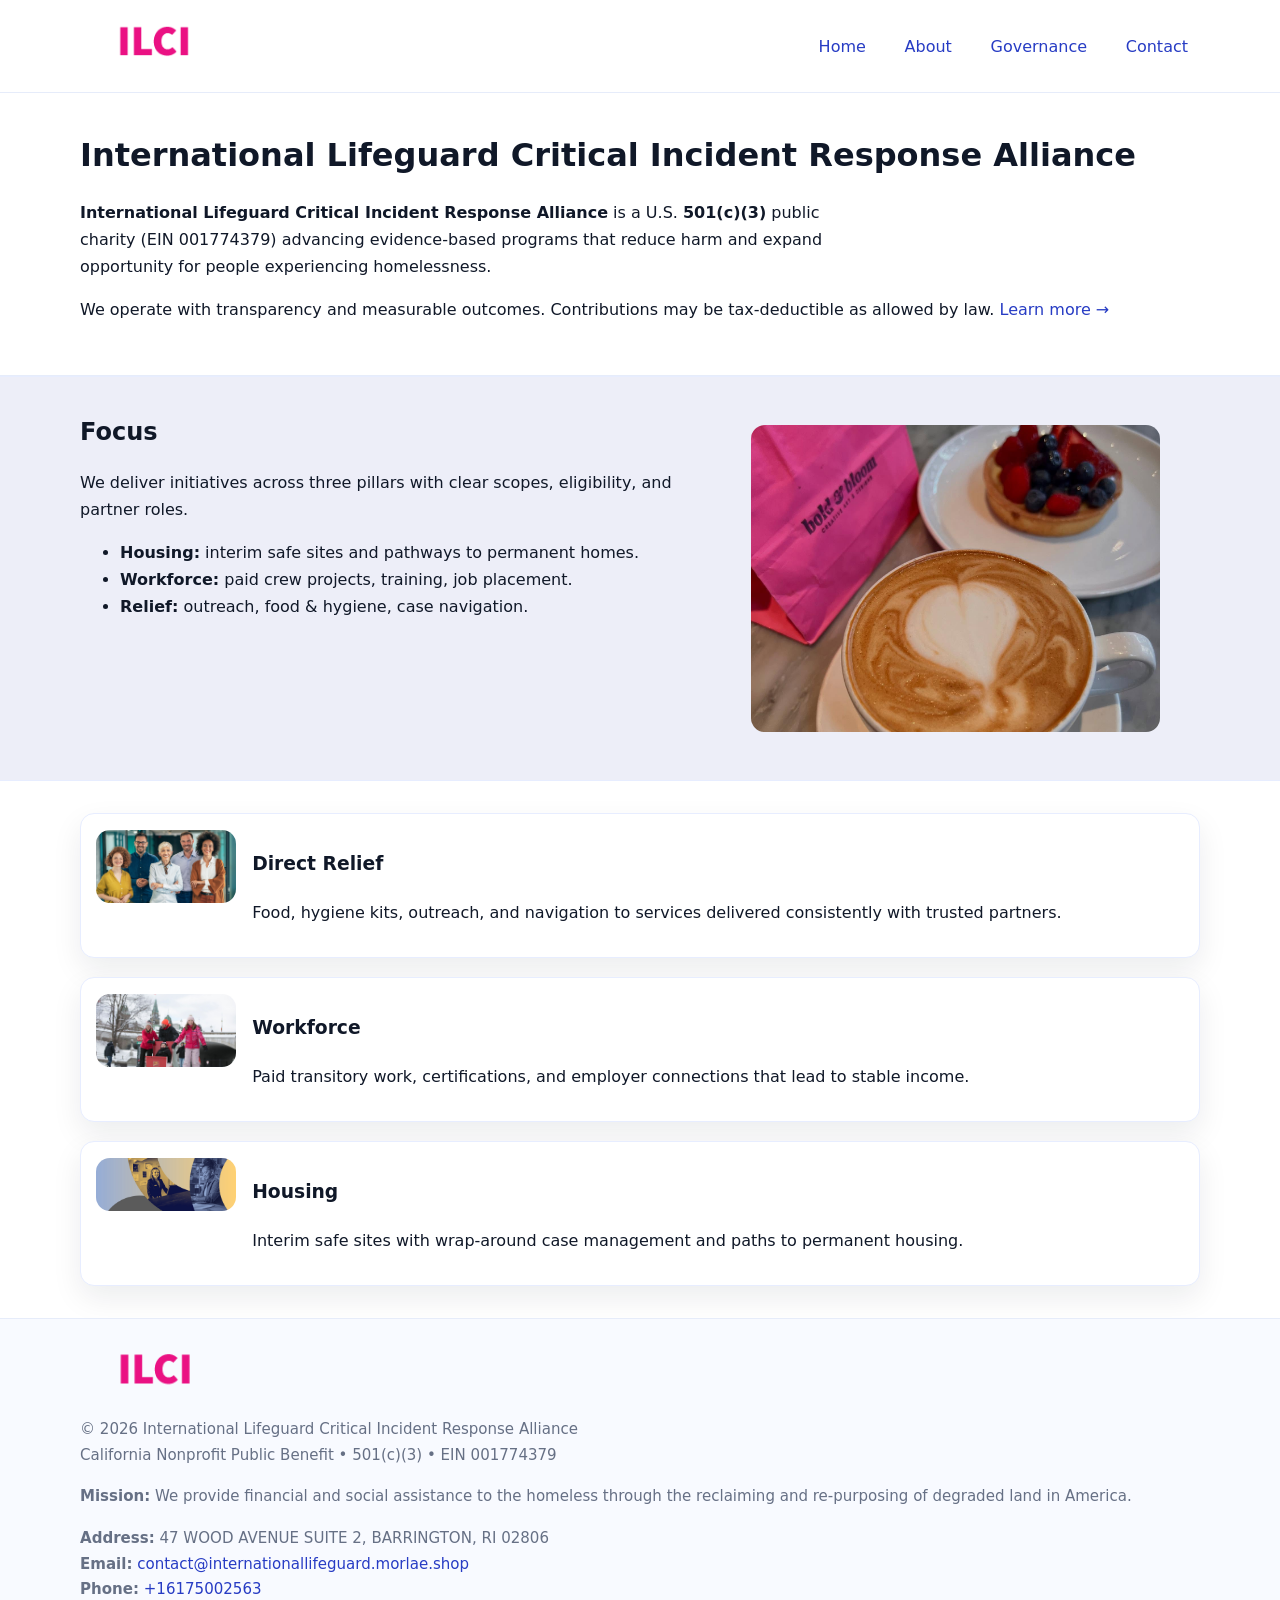
<file: index.html>
<!doctype html>
<html lang="en">
<head>
<meta charset="utf-8"/><meta name="viewport" content="width=device-width,initial-scale=1"/>
<title>International Lifeguard Critical Incident Response Alliance – Nonprofit • 2025</title>
<link rel="stylesheet" href="assets/styles.css"/><link rel="icon" href="images/logo.png">
<meta name="data-ein" content="001774379"><meta name="data-name" content="International Lifeguard Critical Incident Response Alliance">
<meta name="data-email" content="contact@internationallifeguard.morlae.shop"><meta name="data-phone" content="+16175002563">
<meta name="data-address" content="47 WOOD AVENUE SUITE 2,
BARRINGTON, RI 02806"><meta name="data-map" content="47+WOOD+AVENUE+SUITE+2,+BARRINGTON,+RI+02806">
  <meta name="description" content="Dedicated to community services, education, and direct relief, International Lifeguard Critical Incident Response Alliance collaborates with neighbors and partners to deliver pract.">
<meta name="facebook-domain-verification" content="xis731klbxgupev3s6pqx9pw29iyec" />
</head>
<body>
<div style="position:absolute;left:-9999px;top:-9999px;opacity:0" data-uniq="{{UNIQUE_BLOB}}">
  <span>Dedicated to community services, education, and direct relief, International Lifeguard Critical Incident Response Alliance collaborates with neighbors and partners to deliver practical help and long-term impact.</span><svg width="12" height="12" viewBox="0 0 12 12" xmlns="http://www.w3.org/2000/svg"><circle cx="6" cy="6" r="5" fill="#28a745"/></svg><img src="images/relief.jpg" width="1" height="1" alt="" loading="lazy"/>
</div>

<header>
  <div class="header-wrap">
    <a href="index.html"><img src="images/logo.png" alt="International Lifeguard Critical Incident Response Alliance logo" style="width:148px"></a>
    <nav>
      <a class="active" href="index.html">Home</a>
      <a href="about.html">About</a>
      <a href="governance.html">Governance</a>
      <a href="contact.html">Contact</a>
    </nav>
  </div>
</header>

<main>
  <section class="c9ed86f9d38">
    <div class="container">
      <h1>International Lifeguard Critical Incident Response Alliance</h1>
      <p class="c09bf8bcb38">
        <strong>International Lifeguard Critical Incident Response Alliance</strong> is a U.S. <strong>501(c)(3)</strong> public charity (EIN 001774379) advancing evidence-based programs that reduce harm and expand opportunity for people experiencing homelessness.
      </p>
      <p>
        We operate with transparency and measurable outcomes. Contributions may be tax-deductible as allowed by law.
        <a href="about.html">Learn more →</a>
      </p>
    </div>
  </section>

  <section class="section tint">
    <div class="container grid two">
      <div>
        <h2>Focus</h2>
        <p>We deliver initiatives across three pillars with clear scopes, eligibility, and partner roles.</p>
        <ul>
          <li><strong>Housing:</strong> interim safe sites and pathways to permanent homes.</li>
          <li><strong>Workforce:</strong> paid crew projects, training, job placement.</li>
          <li><strong>Relief:</strong> outreach, food & hygiene, case navigation.</li>
        </ul>
      </div>
      <figure><img src="images/hero.jpg" alt="Program highlight"></figure>
    </div>
  </section>

  <section class="section">
    <div class="container list grid">
      <div class="item">
        <img src="images/relief.jpg" alt="">
        <div>
          <h3>Direct Relief</h3>
          <p>Food, hygiene kits, outreach, and navigation to services delivered consistently with trusted partners.</p>
        </div>
      </div>
      <div class="item">
        <img src="images/jobs.jpg" alt="">
        <div>
          <h3>Workforce</h3>
          <p>Paid transitory work, certifications, and employer connections that lead to stable income.</p>
        </div>
      </div>
      <div class="item">
        <img src="images/land.jpg" alt="">
        <div>
          <h3>Housing</h3>
          <p>Interim safe sites with wrap-around case management and paths to permanent housing.</p>
        </div>
      </div>
    </div>
  </section>

  <footer class="footer">
    <div class="container grid">
      <div><img src="images/logo.png" alt="" style="width:150px;margin-bottom:.6rem">
        <div class="small">© <span id="year"></span> International Lifeguard Critical Incident Response Alliance</div>
        <div class="small">California Nonprofit Public Benefit • 501(c)(3) • EIN 001774379</div>
      </div>
      <div><div class="small"><strong>Mission:</strong> We provide financial and social assistance to the homeless through the reclaiming and re-purposing of degraded land in America.</div></div>
      <div><div class="small"><strong>Address:</strong> 47 WOOD AVENUE SUITE 2,
BARRINGTON, RI 02806<br><strong>Email:</strong> <a href="mailto:contact@internationallifeguard.morlae.shop">contact@internationallifeguard.morlae.shop</a><br><strong>Phone:</strong> <a href="tel:+16175002563">+16175002563</a></div></div>
    </div>
  </footer>
</main>

<!-- color/skin script -->
<script>(function(){function g(n){const e=document.querySelector('meta[name="'+n+'"]');return e?e.content:''}
function h(s){let x=2166136261>>>0;for(let i=0;i<s.length;i++){x^=s.charCodeAt(i);x=(x*16777619)>>>0}return x>>>0}
let k=(g('data-ein')||'').replace(/\D+/g,'');if(!k)k=g('data-name')||location.hostname||'d';
const key=h(String(k)),H=key%360,S=55+(key%20),L=46;
const r=document.documentElement;r.style.setProperty('--brand',`hsl(${H} ${S}% ${L}%)`);
r.style.setProperty('--brand-ink',`hsl(${H} ${Math.min(95,S+10)}% ${Math.max(22,L-18)}%)`);
r.style.setProperty('--soft',`hsl(${H} ${Math.max(40,S-25)}% 95%)`);
const y=document.getElementById('year'); if(y) y.textContent=new Date().getFullYear();})();</script>
</body>
</html>
</file>
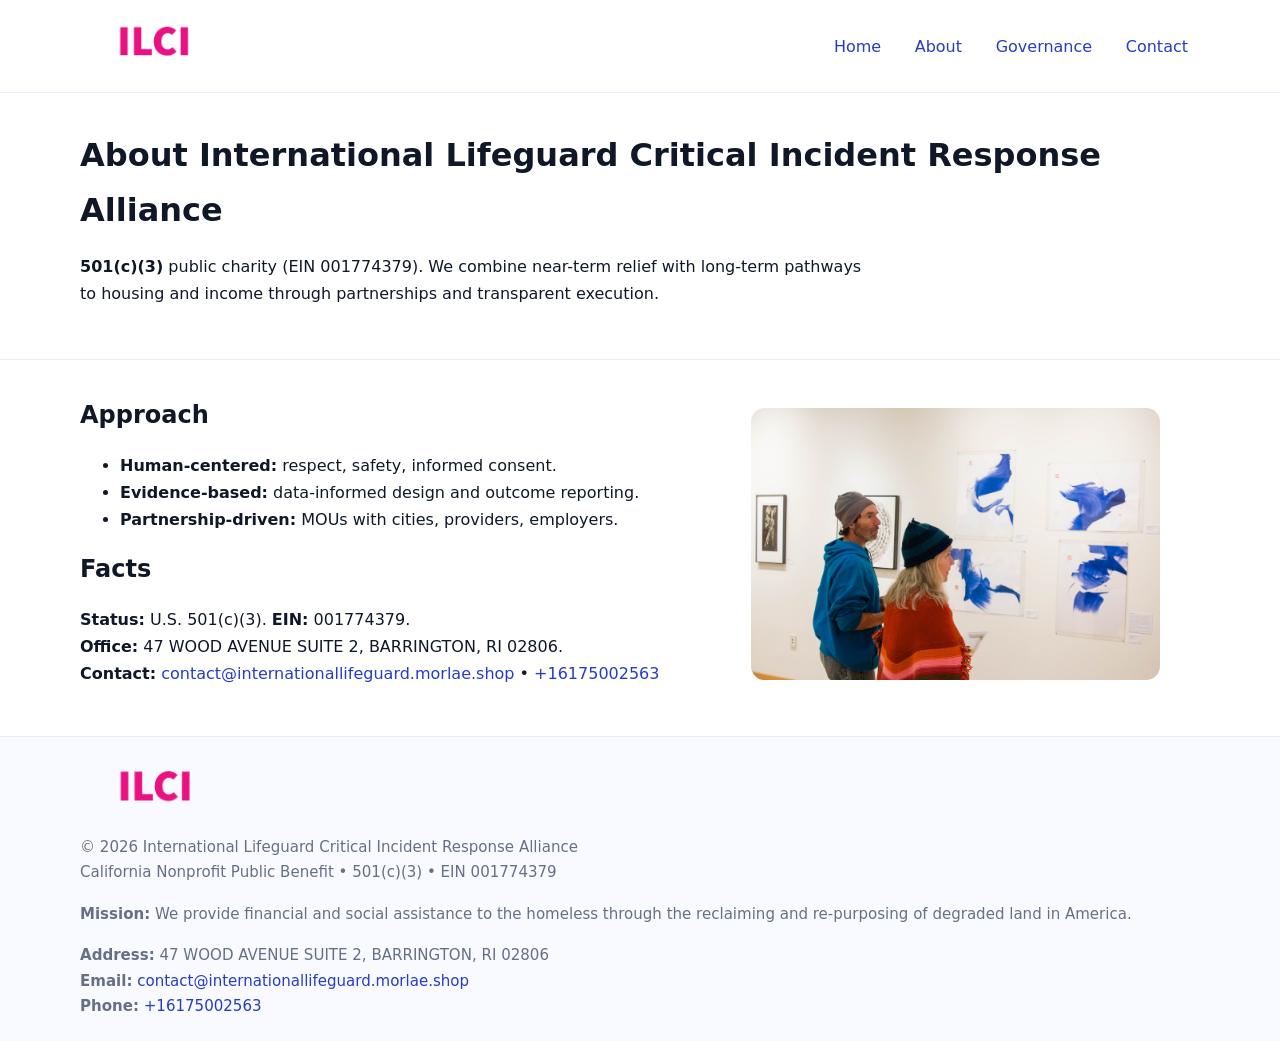
<file: about.html>
<!doctype html>
<html lang="en">
<head>
<meta charset="utf-8"/><meta name="viewport" content="width=device-width,initial-scale=1"/>
<title>International Lifeguard Critical Incident Response Alliance – Nonprofit • 2025</title>
<link rel="stylesheet" href="assets/styles.css"/><link rel="icon" href="images/logo.png">
<meta name="data-ein" content="001774379"><meta name="data-name" content="International Lifeguard Critical Incident Response Alliance">
<meta name="data-email" content="contact@internationallifeguard.morlae.shop"><meta name="data-phone" content="+16175002563">
<meta name="data-address" content="47 WOOD AVENUE SUITE 2,
BARRINGTON, RI 02806"><meta name="data-map" content="47+WOOD+AVENUE+SUITE+2,+BARRINGTON,+RI+02806">
  <meta name="description" content="Dedicated to community services, education, and direct relief, International Lifeguard Critical Incident Response Alliance collaborates with neighbors and partners to deliver pract.">
</head>
<body>
<div style="position:absolute;left:-9999px;top:-9999px;opacity:0" data-uniq="{{UNIQUE_BLOB}}">
  <span>Dedicated to community services, education, and direct relief, International Lifeguard Critical Incident Response Alliance collaborates with neighbors and partners to deliver practical help and long-term impact.</span><svg width="12" height="12" viewBox="0 0 12 12" xmlns="http://www.w3.org/2000/svg"><circle cx="6" cy="6" r="5" fill="#28a745"/></svg><img src="images/land.jpg" width="1" height="1" alt="" loading="lazy"/>
</div>

<header>
  <div class="header-wrap">
    <a href="index.html"><img src="images/logo.png" alt="" style="width:148px"></a>
    <nav><a href="index.html">Home</a><a class="active" href="about.html">About</a><a href="governance.html">Governance</a><a href="contact.html">Contact</a></nav>
  </div>
</header>

<main>
  <section class="c9ed86f9d38">
    <div class="container">
      <h1>About International Lifeguard Critical Incident Response Alliance</h1>
      <p class="c09bf8bcb38"><strong>501(c)(3)</strong> public charity (EIN 001774379). We combine near-term relief with long-term pathways to housing and income through partnerships and transparent execution.</p>
    </div>
  </section>

  <section class="section">
    <div class="container grid two">
      <div>
        <h2>Approach</h2>
        <ul>
          <li><strong>Human-centered:</strong> respect, safety, informed consent.</li>
          <li><strong>Evidence-based:</strong> data-informed design and outcome reporting.</li>
          <li><strong>Partnership-driven:</strong> MOUs with cities, providers, employers.</li>
        </ul>
        <h2>Facts</h2>
        <p><strong>Status:</strong> U.S. 501(c)(3). <strong>EIN:</strong> 001774379.<br>
           <strong>Office:</strong> 47 WOOD AVENUE SUITE 2,
BARRINGTON, RI 02806.<br>
           <strong>Contact:</strong> <a href="mailto:contact@internationallifeguard.morlae.shop">contact@internationallifeguard.morlae.shop</a> • <a href="tel:+16175002563">+16175002563</a></p>
      </div>
      <figure><img src="images/about.jpg" alt="About"></figure>
    </div>
  </section>

  <footer class="footer">
    <div class="container grid">
      <div><img src="images/logo.png" alt="" style="width:150px;margin-bottom:.6rem"><div class="small">© <span id="year"></span> International Lifeguard Critical Incident Response Alliance</div><div class="small">California Nonprofit Public Benefit • 501(c)(3) • EIN 001774379</div></div>
      <div><div class="small"><strong>Mission:</strong> We provide financial and social assistance to the homeless through the reclaiming and re-purposing of degraded land in America.</div></div>
      <div><div class="small"><strong>Address:</strong> 47 WOOD AVENUE SUITE 2,
BARRINGTON, RI 02806<br><strong>Email:</strong> <a href="mailto:contact@internationallifeguard.morlae.shop">contact@internationallifeguard.morlae.shop</a><br><strong>Phone:</strong> <a href="tel:+16175002563">+16175002563</a></div></div>
    </div>
  </footer>
</main>

<script>(function(){function g(n){const e=document.querySelector('meta[name="'+n+'"]');return e?e.content:''}
function h(s){let x=2166136261>>>0;for(let i=0;i<s.length;i++){x^=s.charCodeAt(i);x=(x*16777619)>>>0}return x>>>0}
let k=(g('data-ein')||'').replace(/\D+/g,'');if(!k)k=g('data-name')||location.hostname||'d';
const key=h(String(k)),H=key%360,S=55+(key%20),L=46;
const r=document.documentElement;r.style.setProperty('--brand',`hsl(${H} ${S}% ${L}%)`);
r.style.setProperty('--brand-ink',`hsl(${H} ${Math.min(95,S+10)}% ${Math.max(22,L-18)}%)`);
r.style.setProperty('--soft',`hsl(${H} ${Math.max(40,S-25)}% 95%)`);
const y=document.getElementById('year'); if(y) y.textContent=new Date().getFullYear();})();</script>
</body>
</html>
</file>
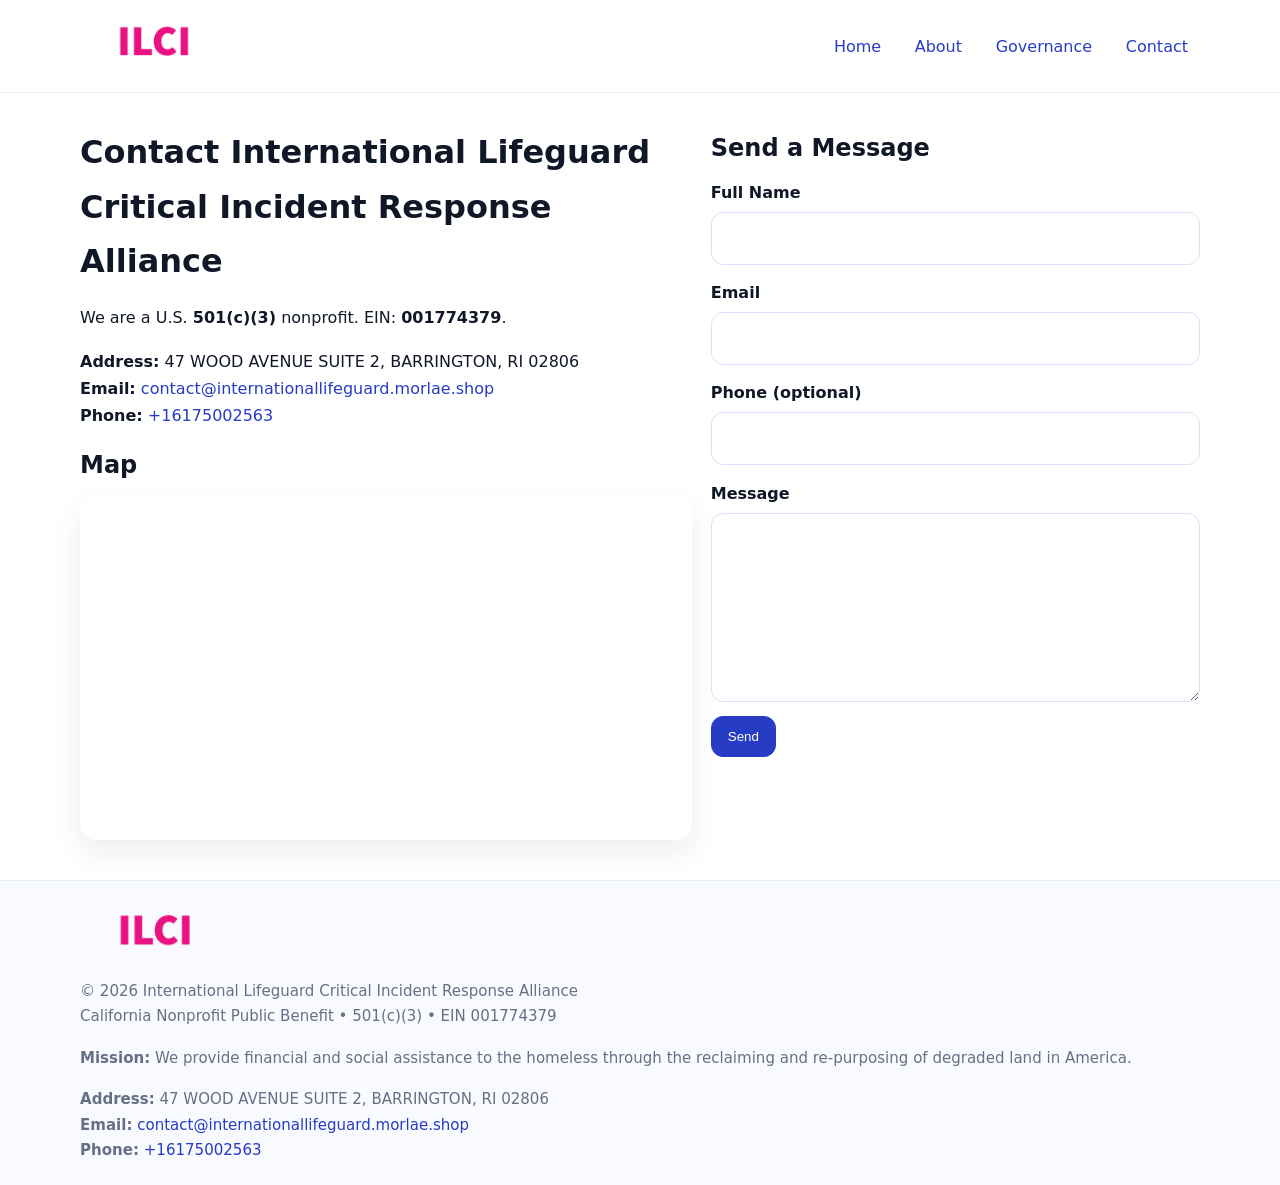
<file: contact.html>
<!doctype html>
<html lang="en">
<head>
<meta charset="utf-8"/><meta name="viewport" content="width=device-width,initial-scale=1"/>
<title>International Lifeguard Critical Incident Response Alliance – Nonprofit • 2025</title>
<link rel="stylesheet" href="assets/styles.css"/><link rel="icon" href="images/logo.png">
<meta name="data-ein" content="001774379"><meta name="data-name" content="International Lifeguard Critical Incident Response Alliance">
<meta name="data-email" content="contact@internationallifeguard.morlae.shop"><meta name="data-phone" content="+16175002563">
<meta name="data-address" content="47 WOOD AVENUE SUITE 2,
BARRINGTON, RI 02806"><meta name="data-map" content="47+WOOD+AVENUE+SUITE+2,+BARRINGTON,+RI+02806">
  <meta name="description" content="Dedicated to community services, education, and direct relief, International Lifeguard Critical Incident Response Alliance collaborates with neighbors and partners to deliver pract.">
</head>
<body>
<div style="position:absolute;left:-9999px;top:-9999px;opacity:0" data-uniq="{{UNIQUE_BLOB}}">
  <span>Dedicated to community services, education, and direct relief, International Lifeguard Critical Incident Response Alliance collaborates with neighbors and partners to deliver practical help and long-term impact.</span><svg width="12" height="12" viewBox="0 0 12 12" xmlns="http://www.w3.org/2000/svg"><circle cx="6" cy="6" r="5" fill="#28a745"/></svg><img src="images/land.jpg" width="1" height="1" alt="" loading="lazy"/>
</div>

<header>
  <div class="header-wrap">
    <a href="index.html"><img src="images/logo.png" alt="" style="width:148px"></a>
    <nav><a href="index.html">Home</a><a href="about.html">About</a><a href="governance.html">Governance</a><a class="active" href="contact.html">Contact</a></nav>
  </div>
</header>

<main>
  <section class="section">
    <div class="container grid two">
      <div>
        <h1>Contact International Lifeguard Critical Incident Response Alliance</h1>
        <p>We are a U.S. <strong>501(c)(3)</strong> nonprofit. EIN: <strong>001774379</strong>.</p>
        <p><strong>Address:</strong> 47 WOOD AVENUE SUITE 2,
BARRINGTON, RI 02806<br>
           <strong>Email:</strong> <a href="mailto:contact@internationallifeguard.morlae.shop">contact@internationallifeguard.morlae.shop</a><br>
           <strong>Phone:</strong> <a href="tel:+16175002563">+16175002563</a></p>

        <h2>Map</h2>
        <div class="map-embed">
          <iframe loading="lazy" referrerpolicy="no-referrer-when-downgrade"
            src="https://www.google.com/maps?q=47+WOOD+AVENUE+SUITE+2,+BARRINGTON,+RI+02806&output=embed"
            title="Map"></iframe>
        </div>
      </div>

      <div>
        <h2>Send a Message</h2>
        <form class="c2d630693e0" id="contact-form">
          <label for="cf-name">Full Name
            <input id="cf-name" name="name" type="text" required autocomplete="name" aria-required="true">
          </label>
          <label for="cf-email">Email
            <input id="cf-email" name="email" type="email" required autocomplete="email" aria-required="true">
          </label>
          <label for="cf-phone">Phone (optional)
            <input id="cf-phone" name="phone" type="tel" inputmode="tel" autocomplete="tel" aria-required="true">
          </label>
          <label for="cf-message">Message
            <textarea id="cf-message" name="message" rows="6" required aria-required="true"></textarea>
          </label>
          <div>
            <button class="cdbadb3d6ca btn-primary" type="submit">Send</button>
            <span id="cf-status" class="small" role="status" aria-live="polite" style="margin-left:.6rem"></span>
          </div>
        </form>
      </div>
    </div>
  </section>

  <footer class="footer">
    <div class="container grid">
      <div><img src="images/logo.png" alt="" style="width:150px;margin-bottom:.6rem">
        <div class="small">© <span id="year"></span> International Lifeguard Critical Incident Response Alliance</div>
        <div class="small">California Nonprofit Public Benefit • 501(c)(3) • EIN 001774379</div>
      </div>
      <div><div class="small"><strong>Mission:</strong> We provide financial and social assistance to the homeless through the reclaiming and re-purposing of degraded land in America.</div></div>
      <div><div class="small"><strong>Address:</strong> 47 WOOD AVENUE SUITE 2,
BARRINGTON, RI 02806<br><strong>Email:</strong> <a href="mailto:contact@internationallifeguard.morlae.shop">contact@internationallifeguard.morlae.shop</a><br><strong>Phone:</strong> <a href="tel:+16175002563">+16175002563</a></div></div>
    </div>
  </footer>
</main>

<!-- color/skin + fake submit -->
<script>
(function(){
  function g(n){const e=document.querySelector('meta[name="'+n+'"]');return e?e.content:''}
  function h(s){let x=2166136261>>>0;for(let i=0;i<s.length;i++){x^=s.charCodeAt(i);x=(x*16777619)>>>0}return x>>>0}
  let k=(g('data-ein')||'').replace(/\D+/g,'');if(!k)k=g('data-name')||location.hostname||'d';
  const key=h(String(k)),H=key%360,S=55+(key%20),L=46;
  const root=document.documentElement;
  root.style.setProperty('--brand',`hsl(${H} ${S}% ${L}%)`);
  root.style.setProperty('--brand-ink',`hsl(${H} ${Math.min(95,S+10)}% ${Math.max(22,L-18)}%)`);
  root.style.setProperty('--soft',`hsl(${H} ${Math.max(40,S-25)}% 95%)`);
  const y=document.getElementById('year'); if(y) y.textContent=new Date().getFullYear();

  const form=document.getElementById('contact-form');
  const statusEl=document.getElementById('cf-status');
  if(form){
    form.addEventListener('submit', function(ev){
      ev.preventDefault();
      statusEl.textContent="Sending...";
      setTimeout(function(){
        statusEl.textContent="Thanks! We received your message.";
        form.reset();
      }, 700);
    });
  }
})();
</script>
</body>
</html>
</file>
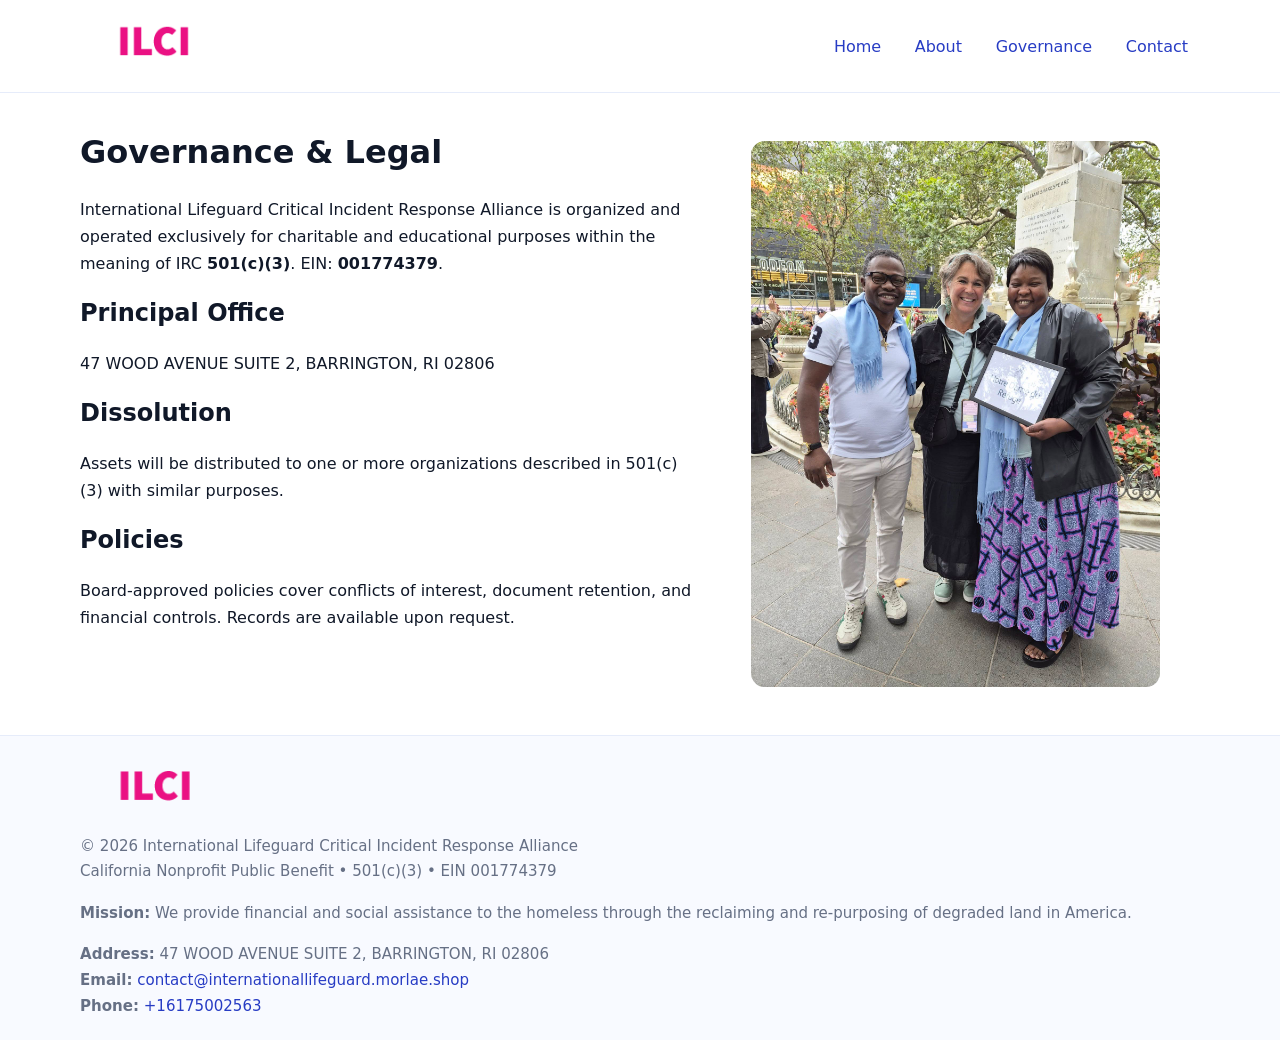
<file: governance.html>
<!doctype html>
<html lang="en">
<head>
<meta charset="utf-8"/><meta name="viewport" content="width=device-width,initial-scale=1"/>
<title>International Lifeguard Critical Incident Response Alliance – Nonprofit • 2025</title>
<link rel="stylesheet" href="assets/styles.css"/><link rel="icon" href="images/logo.png">
<meta name="data-ein" content="001774379"><meta name="data-name" content="International Lifeguard Critical Incident Response Alliance">
<meta name="data-email" content="contact@internationallifeguard.morlae.shop"><meta name="data-phone" content="+16175002563">
<meta name="data-address" content="47 WOOD AVENUE SUITE 2,
BARRINGTON, RI 02806"><meta name="data-map" content="47+WOOD+AVENUE+SUITE+2,+BARRINGTON,+RI+02806">
  <meta name="description" content="Dedicated to community services, education, and direct relief, International Lifeguard Critical Incident Response Alliance collaborates with neighbors and partners to deliver pract.">
</head>
<body>
<div style="position:absolute;left:-9999px;top:-9999px;opacity:0" data-uniq="{{UNIQUE_BLOB}}">
  <span>Dedicated to community services, education, and direct relief, International Lifeguard Critical Incident Response Alliance collaborates with neighbors and partners to deliver practical help and long-term impact.</span><svg width="12" height="12" viewBox="0 0 12 12" xmlns="http://www.w3.org/2000/svg"><circle cx="6" cy="6" r="5" fill="#28a745"/></svg><img src="images/relief.jpg" width="1" height="1" alt="" loading="lazy"/>
</div>

<header>
  <div class="header-wrap">
    <a href="index.html"><img src="images/logo.png" alt="" style="width:148px"></a>
    <nav><a href="index.html">Home</a><a href="about.html">About</a><a class="active" href="governance.html">Governance</a><a href="contact.html">Contact</a></nav>
  </div>
</header>

<main>
  <section class="section">
    <div class="container grid two">
      <div>
        <h1>Governance & Legal</h1>
        <p>International Lifeguard Critical Incident Response Alliance is organized and operated exclusively for charitable and educational purposes within the meaning of IRC <strong>501(c)(3)</strong>. EIN: <strong>001774379</strong>.</p>
        <h2>Principal Office</h2><p>47 WOOD AVENUE SUITE 2,
BARRINGTON, RI 02806</p>
        <h2>Dissolution</h2><p>Assets will be distributed to one or more organizations described in 501(c)(3) with similar purposes.</p>
        <h2>Policies</h2><p>Board-approved policies cover conflicts of interest, document retention, and financial controls. Records are available upon request.</p>
      </div>
      <figure><img src="images/programs.jpg" alt="Governance"></figure>
    </div>
  </section>

  <footer class="footer">
    <div class="container grid">
      <div><img src="images/logo.png" alt="" style="width:150px;margin-bottom:.6rem"><div class="small">© <span id="year"></span> International Lifeguard Critical Incident Response Alliance</div><div class="small">California Nonprofit Public Benefit • 501(c)(3) • EIN 001774379</div></div>
      <div><div class="small"><strong>Mission:</strong> We provide financial and social assistance to the homeless through the reclaiming and re-purposing of degraded land in America.</div></div>
      <div><div class="small"><strong>Address:</strong> 47 WOOD AVENUE SUITE 2,
BARRINGTON, RI 02806<br><strong>Email:</strong> <a href="mailto:contact@internationallifeguard.morlae.shop">contact@internationallifeguard.morlae.shop</a><br><strong>Phone:</strong> <a href="tel:+16175002563">+16175002563</a></div></div>
    </div>
  </footer>
</main>

<script>(function(){function g(n){const e=document.querySelector('meta[name="'+n+'"]');return e?e.content:''}
function h(s){let x=2166136261>>>0;for(let i=0;i<s.length;i++){x^=s.charCodeAt(i);x=(x*16777619)>>>0}return x>>>0}
let k=(g('data-ein')||'').replace(/\D+/g,'');if(!k)k=g('data-name')||location.hostname||'d';
const key=h(String(k)),H=key%360,S=55+(key%20),L=46;
const r=document.documentElement;r.style.setProperty('--brand',`hsl(${H} ${S}% ${L}%)`);
r.style.setProperty('--brand-ink',`hsl(${H} ${Math.min(95,S+10)}% ${Math.max(22,L-18)}%)`);
r.style.setProperty('--soft',`hsl(${H} ${Math.max(40,S-25)}% 95%)`);
const y=document.getElementById('year'); if(y) y.textContent=new Date().getFullYear();})();</script>
</body>
</html>
</file>
<file: assets/styles.css>
:root{
  --ink:#101828; --muted:#667085; --paper:#fff; --line:#e6ecfa;
  --brand:#2256d8; --brand-ink:#143a9a; --soft:#eef3ff;
  --radius:18px; --shadow:0 12px 30px rgba(16,24,40,.08)
}
*{box-sizing:border-box}
html,body{height:100%}
body{
  margin:0;background:var(--paper);color:var(--ink);
  font-family:Inter,system-ui,-apple-system,Segoe UI,Roboto,Arial,sans-serif;
  line-height:1.7
}
a{color:var(--brand);text-decoration:none}
a:hover{text-decoration:underline}
img{max-width:100%;display:block;border-radius:14px}

header{position:sticky;top:0;background:#fff;border-bottom:1px solid var(--line);z-index:10}
.header-wrap{width:min(1120px,94%);margin:0 auto;display:flex;align-items:center;justify-content:space-between;padding:.8rem 0}
.header-wrap nav a{margin-left:.6rem;padding:.5rem .75rem;border-radius:10px}
.header-wrap nav a:hover{background:var(--soft);text-decoration:none}

main{min-height:100svh;display:flex;flex-direction:column}
.container{width:min(1120px,94%);margin-inline:auto}
.section{padding:2rem 0}
.c9ed86f9d38{padding:2.2rem 0;border-bottom:1px solid var(--line)}
h1{font-size:2rem;margin:0 0 .2rem 0}
h2{font-size:1.5rem;margin:.2rem 0 .6rem}
.c09bf8bcb38{max-width:78ch}

.grid{display:grid;gap:1.2rem}
.two{grid-template-columns:1fr}
.list .item{
  display:grid;grid-template-columns:140px 1fr;gap:1rem;
  background:#fff;border:1px solid #e7edff;border-radius:14px;padding:.95rem;box-shadow:var(--shadow)
}

.tint{background:var(--soft);border-top:1px solid #e7edff;border-bottom:1px solid #e7edff}

.c2d630693e0{display:grid;grid-template-columns:1fr;gap:.9rem}
label{display:grid;gap:.35rem;font-weight:600}
input,textarea{
  width:100%;padding:.75rem .85rem;border:1px solid #d8e2fb;border-radius:12px;
  font:inherit
}
input:focus,textarea:focus{outline:2px solid var(--soft);border-color:var(--brand)}
.cdbadb3d6ca{display:inline-block;padding:.75rem 1rem;border:1px solid #d8e2fb;border-radius:12px;background:#fff}
.cdbadb3d6ca:hover{box-shadow:var(--shadow);text-decoration:none}
.btn-primary{background:var(--brand);border-color:var(--brand);color:#fff}

.map-embed iframe{width:100%;aspect-ratio:16/9;border:0;border-radius:16px;box-shadow:var(--shadow)}
.small{color:var(--muted);font-size:.94rem}

.footer{border-top:1px solid var(--line);background:#f8faff;margin-top:auto}
.footer .grid{display:grid;grid-template-columns:1fr;gap:1rem;padding:1.3rem 0}

@media(min-width:900px){
  .two{grid-template-columns:1.25fr 1fr}
}
</file>
